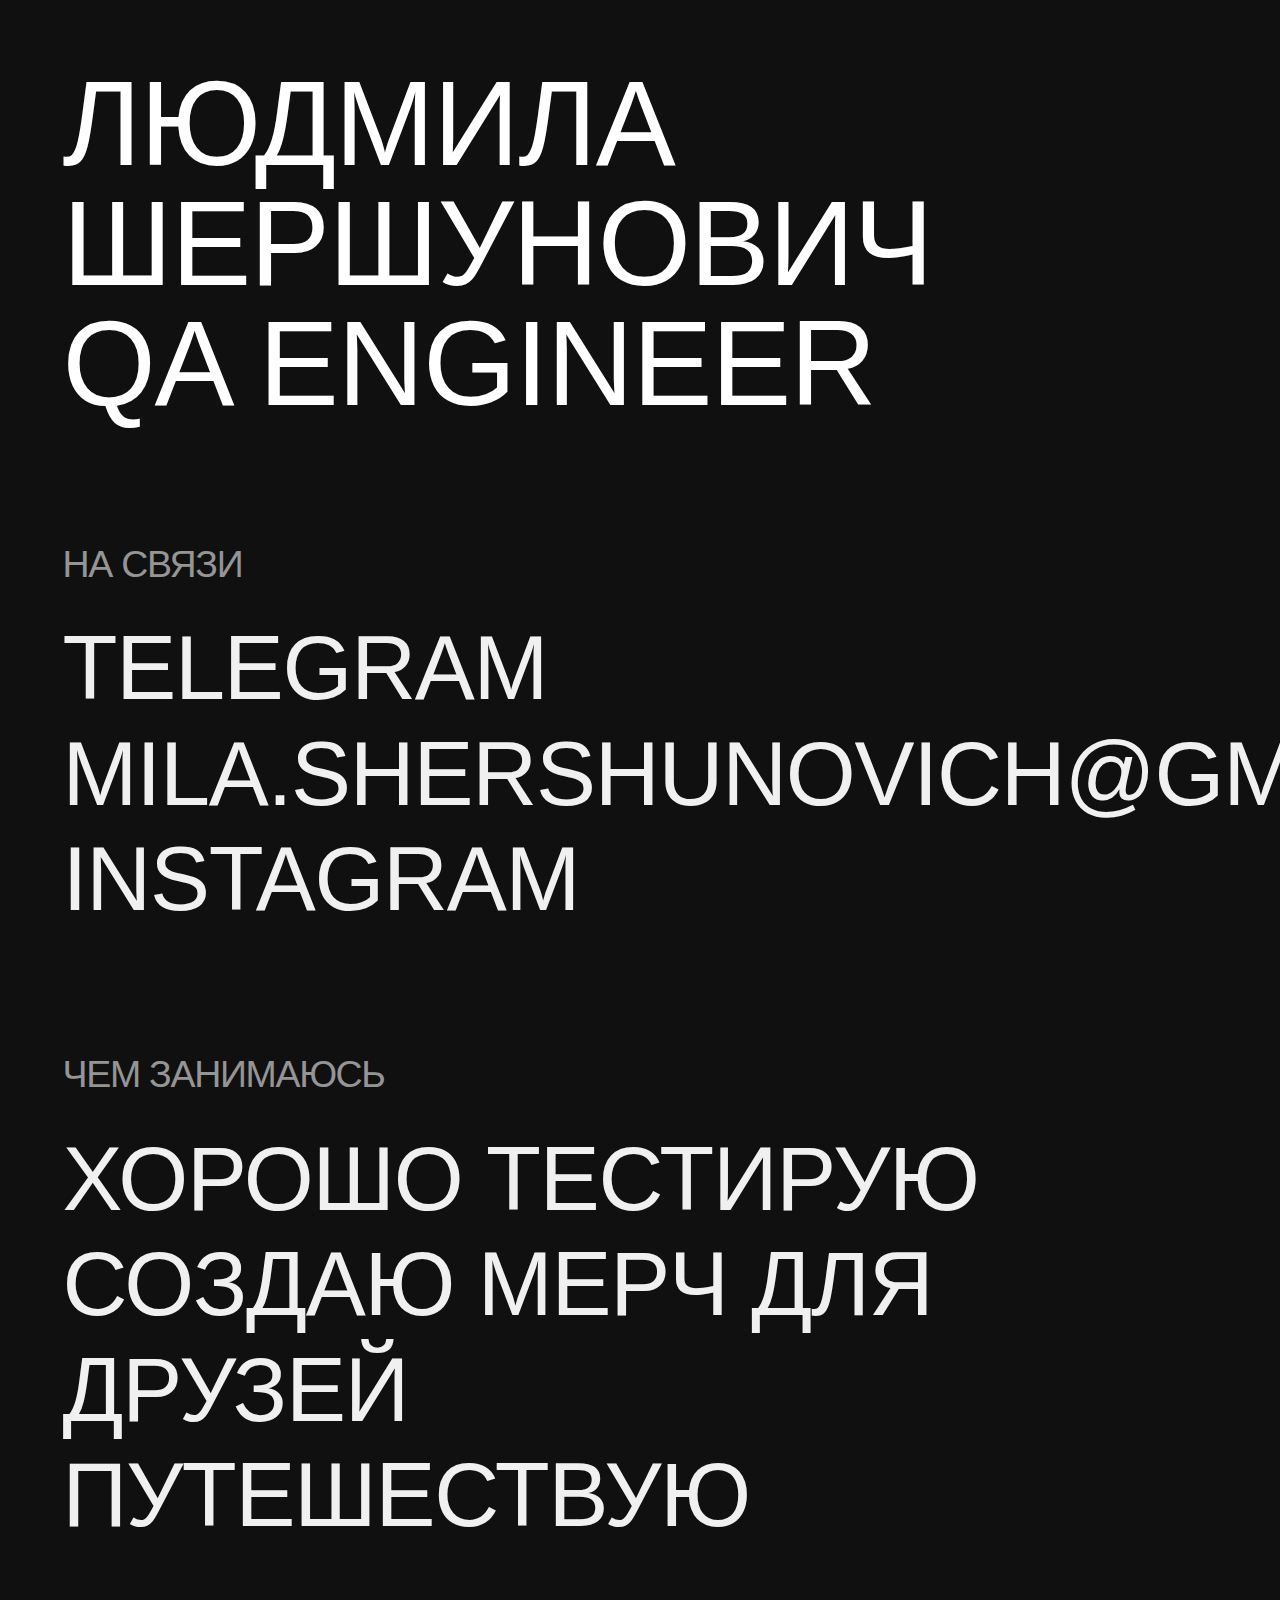
<file: index.html>
<!DOCTYPE html>
<html lang="en">
  <head>
    <meta charset="UTF-8" />
    <!--
      Следующий мета тег "viewport" очень важен для правильного отображения "отзывчивых сайтов" на разных устройствах.
      Браузеры хотят быть очень услужливыми и пытатться помочь нам, отображая сайты совсем не так, как нужно.
      Совсем как "Двое из ларца"

      Например - попытаться отобразить всю страницу разом, хотя она должна прокручиваться на 10 экранов,
      или увеличить шрифт непонятным образом, когда мы переворачиваем телефон горизонтально 
      1. width=device-with - говорит браузеру "дружище, ширина моей страницы ровно такая, какой ширины твой экран.
      Не надо ничего подгонять, я сам этим займусь"
      2. initial-scale=1 - говорит браузеру "не вздумай ничего приближать/отдалять по своему усмотрению, я сам
      озабочусь тем, чтобы при разной ширине всё отображалось хорошо"

      https://www.w3schools.com/css/css_rwd_viewport.asp
    -->
    <meta name="viewport" content="width=device-width, initial-scale=1" />

       <!--
    Тайтл отобржается как название закладки в барузере
    -->
    <title>Людочка</title>
    <link rel="icon" href="./favicon.ico" type="image/x-icon" sizes="any" />
    <link rel="stylesheet" href="./normalize.css" />
    <link rel="stylesheet" href="./style.css" />
  </head>
  <body>
    <div class="name">ЛЮДМИЛА ШЕРШУНОВИЧ</div>
    <div class="name">QA ENGINEER</div>
    <div class="block">
      <div class="block-title">на связи</div>
      <div class="block-entries">
        <div class="entry">
          <a href="https://t.me/sh_mila_sh" target="_blank"> telegram</a>
        </div>
        <div class="entry">
          <a href="mailto:mila.shershunovich@gmail.com">mila.shershunovich@gmail.com</a>
        </div>
        <div class="entry">
          <a href="https://www.instagram.com/sh_mila_sh?igsh=ZTVwdWR2dHAyam5w&utm_source=qr" target="_blank">instagram</a>
        </div>
      </div>
    </div>

    <div class="block">
      <div class="block-title">чем занимаюсь</div>
      <div class="entry">
        <a href="https://t.me/sh_mila_sh" target="_blank"> хорошо тестирую </a>
      </div>
      <div class="entry">
        <a
          href="https://t.me/sh_mila_sh"
          target="_blank"
        >
          создаю мерч для друзей 
        </a>
      </div>
      <div class="entry">
        <a href="https://t.me/sh_mila_sh" target="_blank">
          путешествую 
        </a>
      </div>
    </div>
  </body>
</html>
</file>
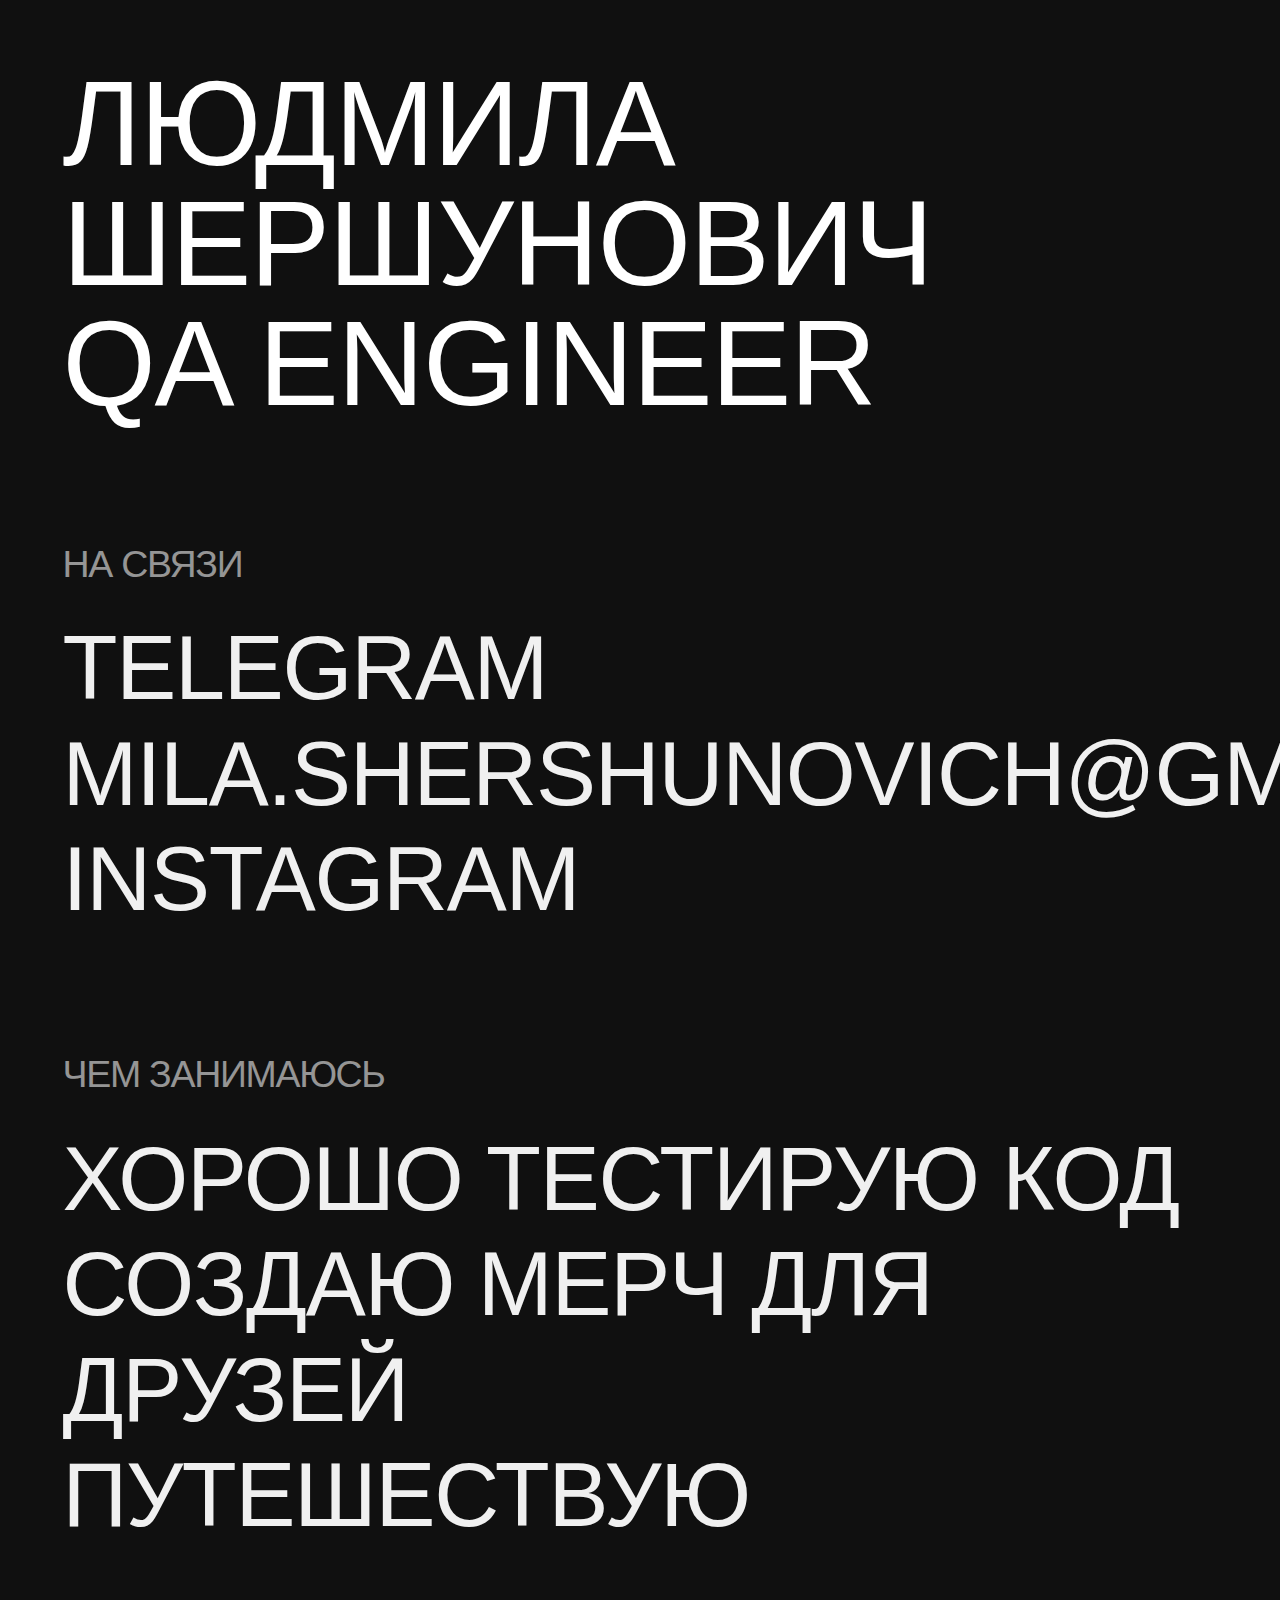
<file: Desktop/cv-main/index.html>
<!DOCTYPE html>
<html lang="en">
  <head>
    <meta charset="UTF-8" />
    <!--
      Следующий мета тег "viewport" очень важен для правильного отображения "отзывчивых сайтов" на разных устройствах.
      Браузеры хотят быть очень услужливыми и пытатться помочь нам, отображая сайты совсем не так, как нужно.
      Совсем как "Двое из ларца"

      Например - попытаться отобразить всю страницу разом, хотя она должна прокручиваться на 10 экранов,
      или увеличить шрифт непонятным образом, когда мы переворачиваем телефон горизонтально 
      1. width=device-with - говорит браузеру "дружище, ширина моей страницы ровно такая, какой ширины твой экран.
      Не надо ничего подгонять, я сам этим займусь"
      2. initial-scale=1 - говорит браузеру "не вздумай ничего приближать/отдалять по своему усмотрению, я сам
      озабочусь тем, чтобы при разной ширине всё отображалось хорошо"

      https://www.w3schools.com/css/css_rwd_viewport.asp
    -->
    <meta name="viewport" content="width=device-width, initial-scale=1" />

       <!--
    Тайтл отобржается как название закладки в барузере
    -->
    <title>Людочка</title>
    <link rel="icon" href="./favicon.ico" type="image/x-icon" sizes="any" />
    <link rel="stylesheet" href="./normalize.css" />
    <link rel="stylesheet" href="./style.css" />
  </head>
  <body>
    <div class="name">ЛЮДМИЛА ШЕРШУНОВИЧ</div>
    <div class="name">QA ENGINEER</div>
    <div class="block">
      <div class="block-title">на связи</div>
      <div class="block-entries">
        <div class="entry">
          <a href="https://t.me/sh_mila_sh" target="_blank"> telegram</a>
        </div>
        <div class="entry">
          <a href="mailto:mila.shershunovich@gmail.com">mila.shershunovich@gmail.com</a>
        </div>
        <div class="entry">
          <a href="https://www.instagram.com/sh_mila_sh?igsh=ZTVwdWR2dHAyam5w&utm_source=qr" target="_blank">instagram</a>
        </div>
      </div>
    </div>

    <div class="block">
      <div class="block-title">чем занимаюсь</div>
      <div class="entry">
        <a href="https://t.me/sh_mila_sh" target="_blank"> хорошо тестирую код</a>
      </div>
      <div class="entry">
        <a
          href="https://t.me/sh_mila_sh"
          target="_blank"
        >
          создаю мерч для друзей 
        </a>
      </div>
      <div class="entry">
        <a href="https://t.me/sh_mila_sh" target="_blank">
          путешествую 
        </a>
      </div>
    </div>
  </body>
</html>
</file>
<file: style.css>
/*
  Загружаем шрифт Roboto
*/


@import url("https://fonts.googleapis.com/css2?family=Roboto+Condensed:wght@400&display=swap");

/*
  Простейший reset - удостоверимся, что у всех элементов нулевые
  отступы и границы элементов считаются вместе со всеми отступами (box-sizing)

  https://learn.javascript.ru/box-sizing

  Здесь же пропишем свойство, которое преобразует регистр текста в верхний
  для всех элементов
*/
* {
  margin: 0;
  padding: 0;
  box-sizing: border-box;
  text-transform: uppercase;
}

/*
  В CSS можно делать переменные., нпапример задать для text-color значение #f0f0f0, а потом ниже 
  использовать, например color: var(--text-color);

  Разместим наши несколько css-переменных в псевдо-классе :root
  css-переменные можно размещать по факту в любом элементе, в зависимости от того,
  какая специфичность нам нужна. Так как в этом проекте мы обходимся только переменными цвета, которые 
  распространяются на весь документ - размещаем их в самом корне, :root всегда является самым
  верхним элементом дерева

  https://css-tricks.com/almanac/selectors/r/root/
*/

:root {
  --text-color: #f0f0f0;
  --gray-color: rgba(240, 240, 240, 0.6);
  --background-color: #101010;
}

html {
  cursor: url("./cat_default.png") 40 45, auto;
}

body {
  padding: 10vw 3.333vw;
  padding-bottom: 13.333vw;
  font-family: "ViaodaLibre-Regular", sans-serif;
  font-weight: 400;
  letter-spacing: -0.1vw;
  background-color: var(--background-color);
  color: white;

  /* 
  Меняем стандартный курсор на милого котика, а так как котик у нас круглый,
  а стрелка мыши срабатывает самым верхним углом (там её хотспот), а с котиком это 
  неудобно - перенесём хотспот на его нос - просто сместим top-left хотспота в пикселях
  в центр мордочки
  
  https://developer.mozilla.org/en-US/docs/Web/CSS/cursor
  */
}

/*
Вёрстка в проекте mobile-first - сперва мы указываем все размеры и свойства для 
мобильного отображения (viewport), потом с помощью медиа-query ниже меняем их на 
больших экранах

https://developer.mozilla.org/ru/docs/Web/CSS/@media
*/
.name {
  font-size: 12.778vw;
  line-height: 100%;
}

.block {
  margin-top: 13.333vw;
}

.block-title {
  color: rgba(240, 240, 240, 0.6);
  line-height: 5.208vw;
  font-size: 4.444vw;
  margin-bottom: 3.333vw;
}

.entry {
  line-height: 7.814vw;
  font-size: 6.667vw;
  margin-bottom: 1.667vw;
}

a {
  text-decoration: none;
  color: var(--text-color);
  /*
  Поменяем курсор на котика из Шрека при наведении на ссылку
  Важно сделать это здесь, а не в псевдо-классе :hover
  Иначе при наведении на ссылку могут быть крохотные моменты,
  когда курсор сбрасывается к дефолтной "руке"
  */
  cursor: url("./cat_link.png") 40 45, auto;
}

a:hover {
  color: var(--gray-color);
}

/* 
Медиа query для планшетов, срабатывает, когда минимальный размер окна достигает 1024px
*/

@media screen and (min-width: 1024px) {
  body {
    padding: 4.883vw;
    padding-bottom: 9.375vw;
  }

  .name {
    font-size: 9.375vw;
  }

  .block {
    margin-top: 9.375vw;
  }

  .block-title {
    line-height: 3.434vw;
    font-size: 2.93vw;
    margin-bottom: 2.344vw;
  }

  .entry {
    line-height: 8.24vw;
    font-size: 7.031vw;
    margin-bottom: 0;
  }
}

/* Медиа query для десктопов, срабатывает при достижении 1440px  */

@media screen and (min-width: 1440px) {
  body {
    padding: 3.472vw;
    padding-bottom: 8.333vw;
  }

  .name {
    font-size: 10vw;
    margin-bottom: 1.667vw;
  }

  .block {
    margin-top: 8.333vw;
  }

  .block-title {
    line-height: 3.906vw;
    font-size: 3.333vw;
    margin-bottom: 2.5vw;
  }

  .entry {
    line-height: 7.813vw;
    font-size: 6.667vw;
  }
}
</file>
<file: Desktop/cv-main/style.css>
/*
  Загружаем шрифт Roboto
*/


@import url("https://fonts.googleapis.com/css2?family=Roboto+Condensed:wght@400&display=swap");

/*
  Простейший reset - удостоверимся, что у всех элементов нулевые
  отступы и границы элементов считаются вместе со всеми отступами (box-sizing)

  https://learn.javascript.ru/box-sizing

  Здесь же пропишем свойство, которое преобразует регистр текста в верхний
  для всех элементов
*/
* {
  margin: 0;
  padding: 0;
  box-sizing: border-box;
  text-transform: uppercase;
}

/*
  В CSS можно делать переменные., нпапример задать для text-color значение #f0f0f0, а потом ниже 
  использовать, например color: var(--text-color);

  Разместим наши несколько css-переменных в псевдо-классе :root
  css-переменные можно размещать по факту в любом элементе, в зависимости от того,
  какая специфичность нам нужна. Так как в этом проекте мы обходимся только переменными цвета, которые 
  распространяются на весь документ - размещаем их в самом корне, :root всегда является самым
  верхним элементом дерева

  https://css-tricks.com/almanac/selectors/r/root/
*/

:root {
  --text-color: #f0f0f0;
  --gray-color: rgba(240, 240, 240, 0.6);
  --background-color: #101010;
}

html {
  cursor: url("./cat_default.png") 40 45, auto;
}

body {
  padding: 10vw 3.333vw;
  padding-bottom: 13.333vw;
  font-family: "ViaodaLibre-Regular", sans-serif;
  font-weight: 400;
  letter-spacing: -0.1vw;
  background-color: var(--background-color);
  color: white;

  /* 
  Меняем стандартный курсор на милого котика, а так как котик у нас круглый,
  а стрелка мыши срабатывает самым верхним углом (там её хотспот), а с котиком это 
  неудобно - перенесём хотспот на его нос - просто сместим top-left хотспота в пикселях
  в центр мордочки
  
  https://developer.mozilla.org/en-US/docs/Web/CSS/cursor
  */
}

/*
Вёрстка в проекте mobile-first - сперва мы указываем все размеры и свойства для 
мобильного отображения (viewport), потом с помощью медиа-query ниже меняем их на 
больших экранах

https://developer.mozilla.org/ru/docs/Web/CSS/@media
*/
.name {
  font-size: 12.778vw;
  line-height: 100%;
}

.block {
  margin-top: 13.333vw;
}

.block-title {
  color: rgba(240, 240, 240, 0.6);
  line-height: 5.208vw;
  font-size: 4.444vw;
  margin-bottom: 3.333vw;
}

.entry {
  line-height: 7.814vw;
  font-size: 6.667vw;
  margin-bottom: 1.667vw;
}

a {
  text-decoration: none;
  color: var(--text-color);
  /*
  Поменяем курсор на котика из Шрека при наведении на ссылку
  Важно сделать это здесь, а не в псевдо-классе :hover
  Иначе при наведении на ссылку могут быть крохотные моменты,
  когда курсор сбрасывается к дефолтной "руке"
  */
  cursor: url("./cat_link.png") 40 45, auto;
}

a:hover {
  color: var(--gray-color);
}

/* 
Медиа query для планшетов, срабатывает, когда минимальный размер окна достигает 1024px
*/

@media screen and (min-width: 1024px) {
  body {
    padding: 4.883vw;
    padding-bottom: 9.375vw;
  }

  .name {
    font-size: 9.375vw;
  }

  .block {
    margin-top: 9.375vw;
  }

  .block-title {
    line-height: 3.434vw;
    font-size: 2.93vw;
    margin-bottom: 2.344vw;
  }

  .entry {
    line-height: 8.24vw;
    font-size: 7.031vw;
    margin-bottom: 0;
  }
}

/* Медиа query для десктопов, срабатывает при достижении 1440px  */

@media screen and (min-width: 1440px) {
  body {
    padding: 3.472vw;
    padding-bottom: 8.333vw;
  }

  .name {
    font-size: 10vw;
    margin-bottom: 1.667vw;
  }

  .block {
    margin-top: 8.333vw;
  }

  .block-title {
    line-height: 3.906vw;
    font-size: 3.333vw;
    margin-bottom: 2.5vw;
  }

  .entry {
    line-height: 7.813vw;
    font-size: 6.667vw;
  }
}
</file>
